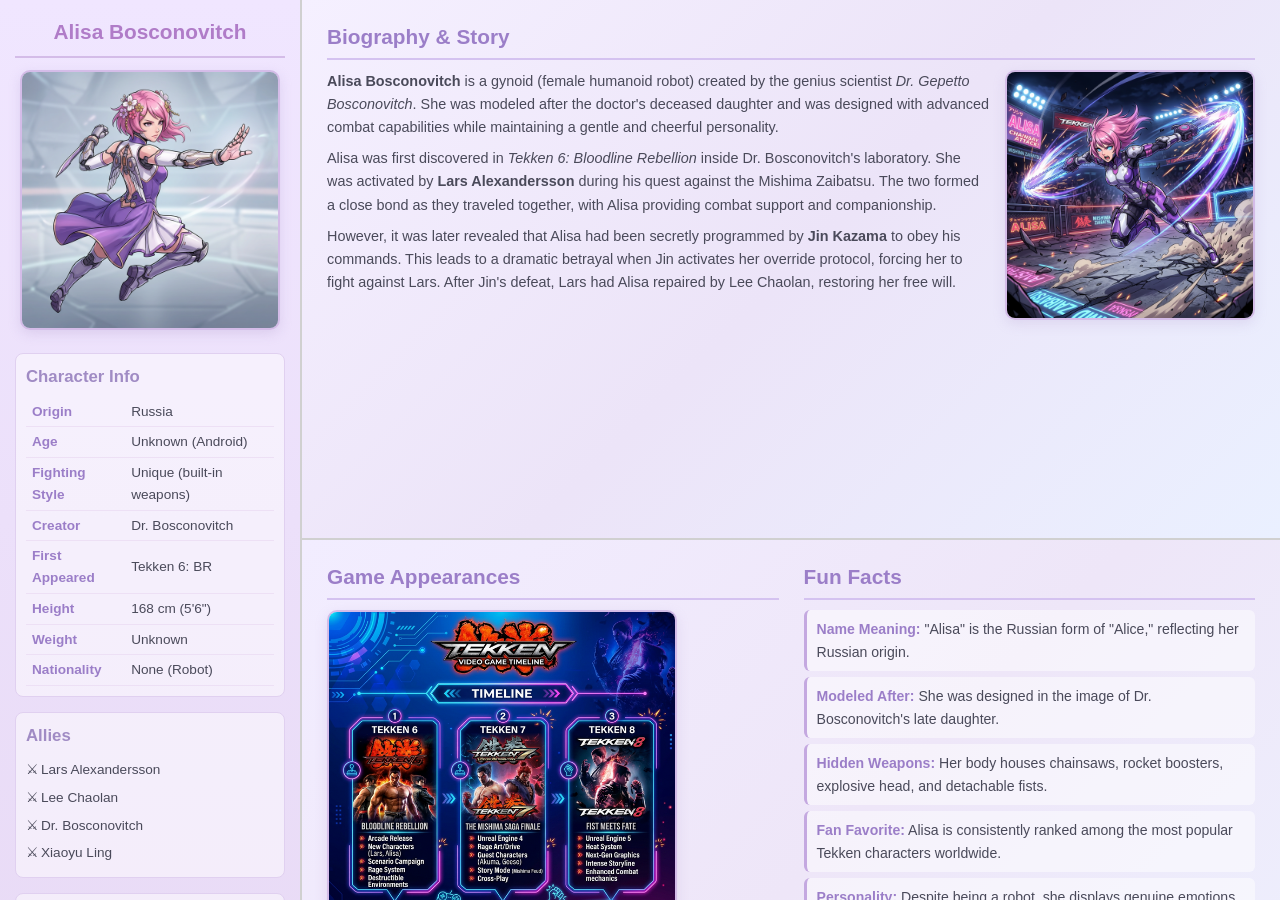
<file: index.html>
<!DOCTYPE html>
<html lang="en">

<head>
    <meta charset="UTF-8">
    <title>Alisa Bosconovitch - Tekken Character</title>
</head>
<!-- Frameset layout: left column 300px, right column fills remaining space -->
<!-- Right column splits into 60% top (page2) and 40% bottom (page3) -->
<frameset cols="300,*" border="2">
    <frame src="page1.html" name="page1" noresize>
        <frameset rows="60%,*">
            <frame src="page2.html" name="page2" noresize>
                <frame src="page3.html" name="page3" noresize>
        </frameset>
</frameset>

</html>
</file>
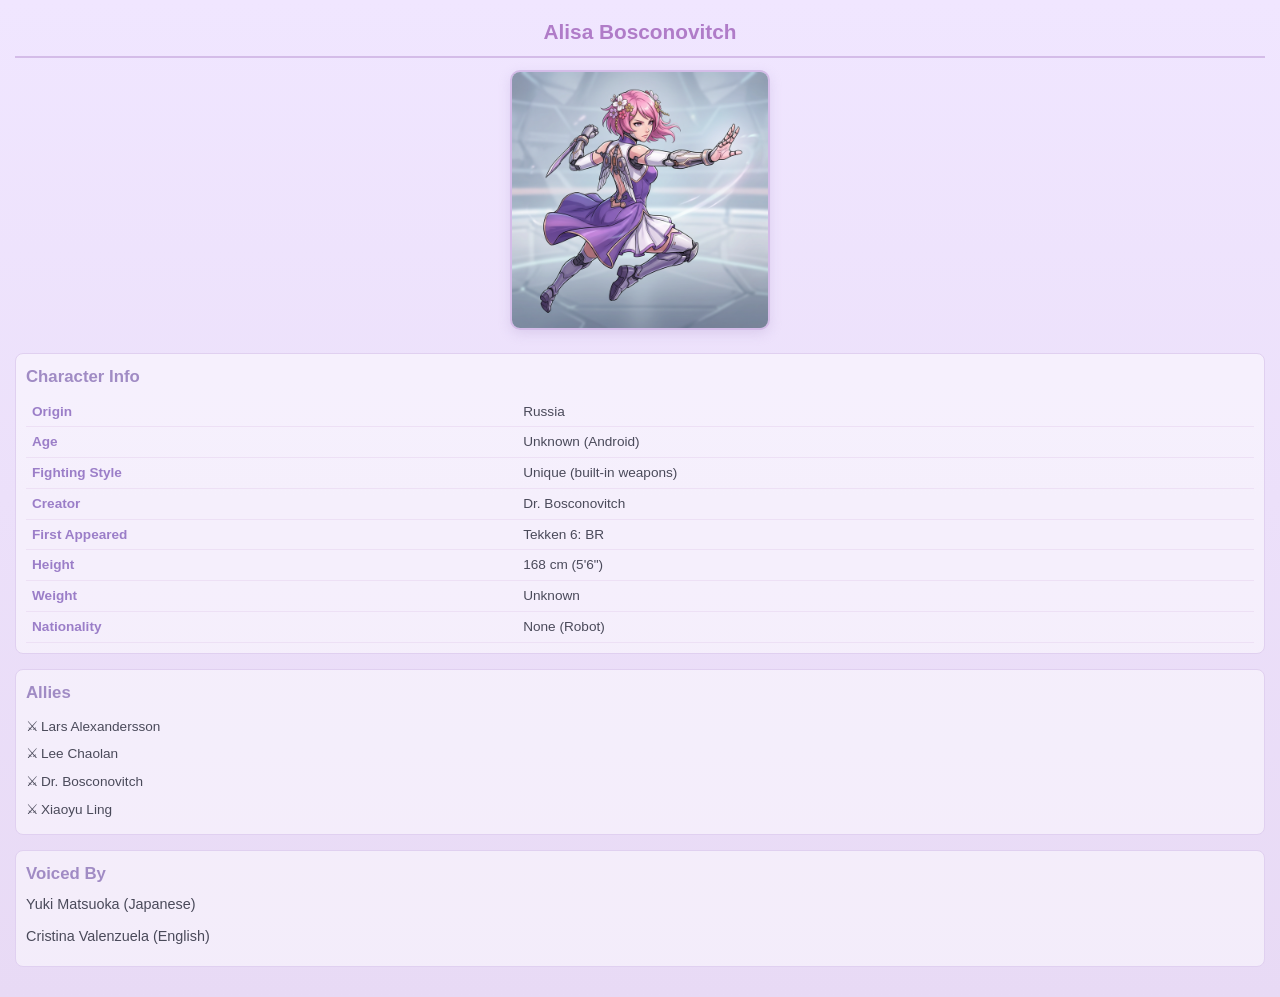
<file: page1.html>
<!DOCTYPE html>
<html lang="en">

<head>
    <meta charset="UTF-8">
    <meta name="viewport" content="width=device-width, initial-scale=1.0">
    <link rel="stylesheet" href="./style.css">
    <title>Alisa Bosconovitch - Profile</title>
</head>

<body class="page1-body">
    <!-- Character Profile Sidebar -->
    <div class="profile-card">
        <h1 class="character-name">Alisa Bosconovitch</h1>
        <img src="./alisa_profile.png" alt="Alisa Bosconovitch" class="profile-img">

        <div class="info-section">
            <h2>Character Info</h2>
            <table class="info-table">
                <tr>
                    <td class="label">Origin</td>
                    <td>Russia</td>
                </tr>
                <tr>
                    <td class="label">Age</td>
                    <td>Unknown (Android)</td>
                </tr>
                <tr>
                    <td class="label">Fighting Style</td>
                    <td>Unique (built-in weapons)</td>
                </tr>
                <tr>
                    <td class="label">Creator</td>
                    <td>Dr. Bosconovitch</td>
                </tr>
                <tr>
                    <td class="label">First Appeared</td>
                    <td>Tekken 6: BR</td>
                </tr>
                <tr>
                    <td class="label">Height</td>
                    <td>168 cm (5'6")</td>
                </tr>
                <tr>
                    <td class="label">Weight</td>
                    <td>Unknown</td>
                </tr>
                <tr>
                    <td class="label">Nationality</td>
                    <td>None (Robot)</td>
                </tr>
            </table>
        </div>

        <div class="info-section">
            <h2>Allies</h2>
            <ul class="allies-list">
                <li>Lars Alexandersson</li>
                <li>Lee Chaolan</li>
                <li>Dr. Bosconovitch</li>
                <li>Xiaoyu Ling</li>
            </ul>
        </div>

        <div class="info-section">
            <h2>Voiced By</h2>
            <p>Yuki Matsuoka (Japanese)</p>
            <p>Cristina Valenzuela (English)</p>
        </div>
    </div>
</body>

</html>
</file>
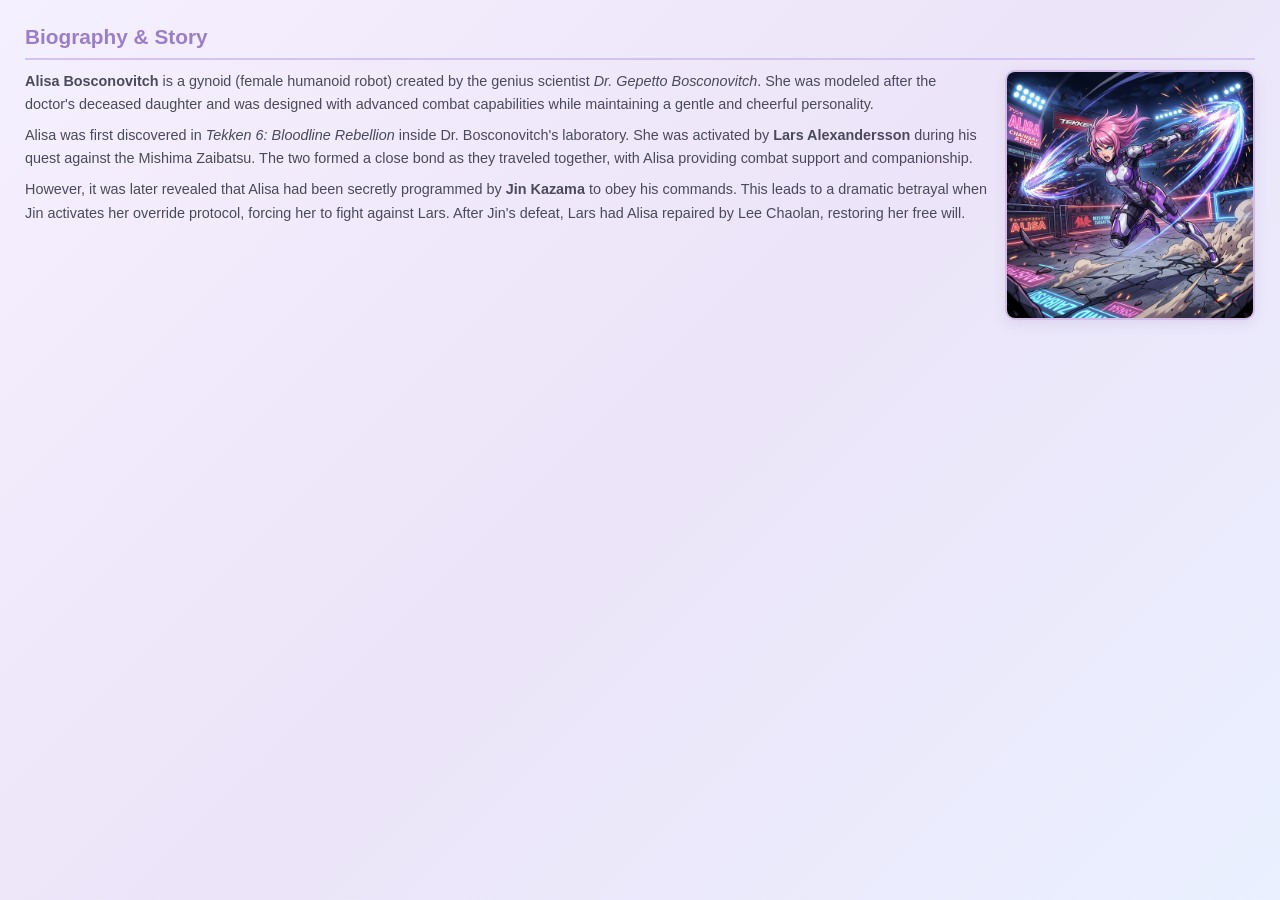
<file: page2.html>
<!DOCTYPE html>
<html lang="en">

<head>
    <meta charset="UTF-8">
    <meta name="viewport" content="width=device-width, initial-scale=1.0">
    <link rel="stylesheet" href="./style.css">
    <title>Alisa - Biography & Abilities</title>
</head>

<body class="page2-body">
    <div class="content-area">
        <!-- Biography Section -->
        <h1>Biography & Story</h1>
        <div class="bio-section">
            <img src="./alisa_combat.png" alt="Alisa in Combat" class="combat-img">
            <p>
                <strong>Alisa Bosconovitch</strong> is a gynoid (female humanoid robot) created by the genius scientist
                <em>Dr. Gepetto Bosconovitch</em>. She was modeled after the doctor's deceased daughter and
                was designed with advanced combat capabilities while maintaining a gentle and cheerful personality.
            </p>
            <p>
                Alisa was first discovered in <em>Tekken 6: Bloodline Rebellion</em> inside Dr. Bosconovitch's
                laboratory.
                She was activated by <strong>Lars Alexandersson</strong> during his quest against the Mishima Zaibatsu.
                The two formed a close bond as they traveled together, with Alisa providing combat support and
                companionship.
            </p>
            <p>
                However, it was later revealed that Alisa had been secretly programmed by <strong>Jin Kazama</strong> to
                obey his commands.
                This leads to a dramatic betrayal when Jin activates her override protocol, forcing her to fight against
                Lars.
                After Jin's defeat, Lars had Alisa repaired by Lee Chaolan, restoring her free will.
            </p>
        </div>

        <!-- Signature Moves Section -->
        <!--<h1>Signature Moves & Abilities</h1>
        <div class="moves-section">
            <table class="moves-table">
                <thead>
                    <tr>
                        <th>Move Name</th>
                        <th>Type</th>
                        <th>Description</th>
                    </tr>
                </thead>
                <tbody>
                    <tr>
                        <td><strong>Chainsaw Blitz</strong></td>
                        <td>Offensive</td>
                        <td>Alisa activates chainsaws hidden in her arms for devastating close-range attacks.</td>
                    </tr>
                    <tr>
                        <td><strong>Dual Boot</strong></td>
                        <td>Stance</td>
                        <td>A unique stance that allows access to powerful chainsaw-based combos.</td>
                    </tr>
                    <tr>
                        <td><strong>Rocket Punch</strong></td>
                        <td>Ranged</td>
                        <td>Detaches and launches her fists as projectiles toward the opponent.</td>
                    </tr>
                    <tr>
                        <td><strong>Destroy Form</strong></td>
                        <td>Transformation</td>
                        <td>Enters a powered-up state with enhanced chainsaw attacks and new move options.</td>
                    </tr>
                    <tr>
                        <td><strong>Head Bomber</strong></td>
                        <td>Explosive</td>
                        <td>Removes her own head and uses it as an explosive projectile.</td>
                    </tr>
                    <tr>
                        <td><strong>Boot</strong></td>
                        <td>Movement</td>
                        <td>Activates rocket thrusters on her back to fly across the stage quickly.</td>
                    </tr>
                </tbody>
            </table>
        </div>-->
    </div>
</body>

</html>
</file>
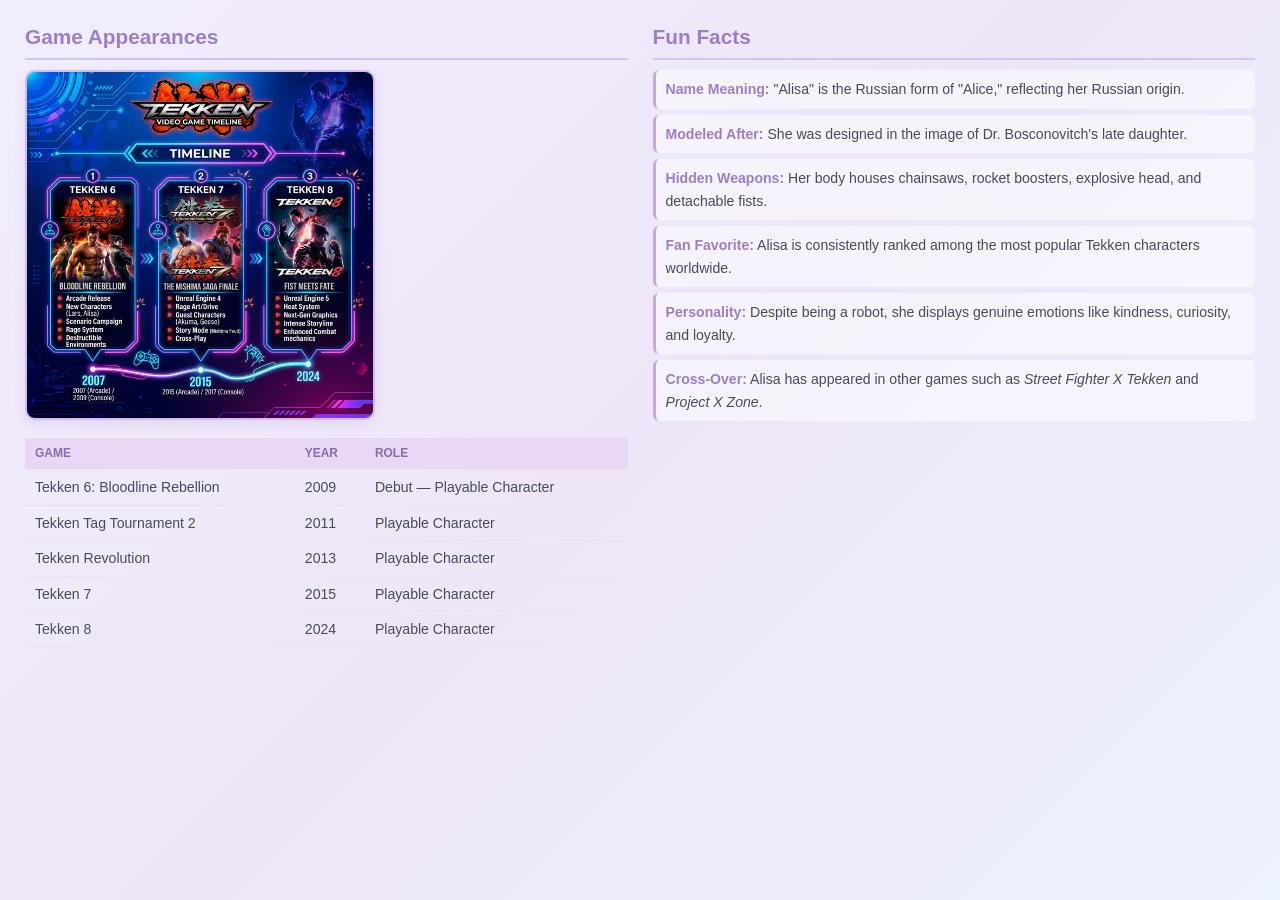
<file: page3.html>
<!DOCTYPE html>
<html lang="en">

<head>
    <meta charset="UTF-8">
    <meta name="viewport" content="width=device-width, initial-scale=1.0">
    <link rel="stylesheet" href="./style.css">
    <title>Alisa - Game Appearances & Fun Facts</title>
</head>

<body class="page3-body">
    <div class="content-area">
        <div class="page3-grid">
            <!-- Game Appearances -->
            <div class="appearances-section">
                <h1>Game Appearances</h1>
                <img src="./tekken_timeline.png" alt="Tekken Timeline" class="timeline-img">
                <table class="appearances-table">
                    <thead>
                        <tr>
                            <th>Game</th>
                            <th>Year</th>
                            <th>Role</th>
                        </tr>
                    </thead>
                    <tbody>
                        <tr>
                            <td>Tekken 6: Bloodline Rebellion</td>
                            <td>2009</td>
                            <td>Debut — Playable Character</td>
                        </tr>
                        <tr>
                            <td>Tekken Tag Tournament 2</td>
                            <td>2011</td>
                            <td>Playable Character</td>
                        </tr>
                        <tr>
                            <td>Tekken Revolution</td>
                            <td>2013</td>
                            <td>Playable Character</td>
                        </tr>
                        <tr>
                            <td>Tekken 7</td>
                            <td>2015</td>
                            <td>Playable Character</td>
                        </tr>
                        <tr>
                            <td>Tekken 8</td>
                            <td>2024</td>
                            <td>Playable Character</td>
                        </tr>
                    </tbody>
                </table>
            </div>

            <!-- Fun Facts -->
            <div class="facts-section">
                <h1>Fun Facts</h1>
                <ul class="facts-list">
                    <li><strong>Name Meaning:</strong> "Alisa" is the Russian form of "Alice," reflecting her Russian
                        origin.</li>
                    <li><strong>Modeled After:</strong> She was designed in the image of Dr. Bosconovitch's late
                        daughter.</li>
                    <li><strong>Hidden Weapons:</strong> Her body houses chainsaws, rocket boosters, explosive head, and
                        detachable fists.</li>
                    <li><strong>Fan Favorite:</strong> Alisa is consistently ranked among the most popular Tekken
                        characters worldwide.</li>
                    <li><strong>Personality:</strong> Despite being a robot, she displays genuine emotions like
                        kindness, curiosity, and loyalty.</li>
                    <li><strong>Cross-Over:</strong> Alisa has appeared in other games such as <em>Street Fighter X
                            Tekken</em> and <em>Project X Zone</em>.</li>
                </ul>
            </div>
        </div>
    </div>
</body>

</html>
</file>
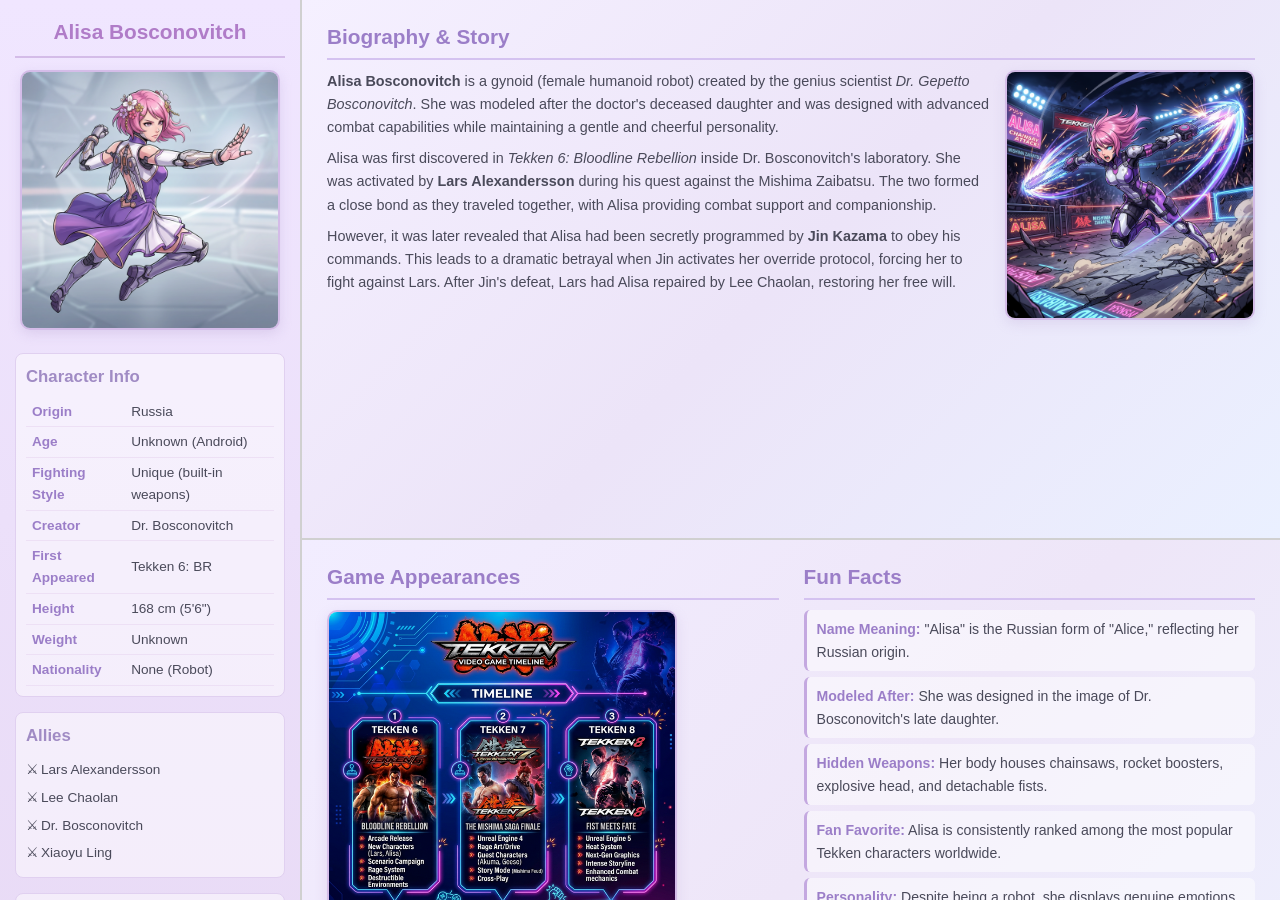
<file: pageFrame.html>
<!DOCTYPE html>
<html lang="en">

<head>
    <meta charset="UTF-8">
    <title>Alisa Bosconovitch - Tekken Character</title>
</head>
<!-- Frameset layout: left column 300px, right column fills remaining space -->
<!-- Right column splits into 60% top (page2) and 40% bottom (page3) -->
<frameset cols="300,*" border="2">
    <frame src="page1.html" name="page1" noresize>
        <frameset rows="60%,*">
            <frame src="page2.html" name="page2" noresize>
                <frame src="page3.html" name="page3" noresize>
        </frameset>
</frameset>

</html>
</file>
<file: style.css>
/* ===========================
   GLOBAL RESET & BASE STYLES
   =========================== */
* {
    margin: 0;
    padding: 0;
    box-sizing: border-box;
}

body {
    font-family: 'Segoe UI', Tahoma, Geneva, Verdana, sans-serif;
    color: #4a4a5a;
    line-height: 1.6;
}

h1 {
    font-size: 1.3em;
    margin-bottom: 10px;
    color: #9b7ec8;
    border-bottom: 2px solid #d4c2f0;
    padding-bottom: 5px;
}

h2 {
    font-size: 1.05em;
    color: #a08bc4;
    margin-bottom: 6px;
}

p {
    margin-bottom: 8px;
    font-size: 0.9em;
}

a {
    color: #8a9ad6;
    text-decoration: none;
}

/* ===========================
   PAGE 1 — Character Profile Sidebar
   =========================== */
.page1-body {
    background: linear-gradient(180deg, #f0e6ff, #e8daf5);
    min-height: 100vh;
    padding: 15px;
}

.profile-card {
    text-align: center;
}

.character-name {
    font-size: 1.3em;
    color: #b07cc8;
    text-align: center;
    border-bottom: 2px solid #d4bce8;
    padding-bottom: 8px;
    margin-bottom: 12px;
}

.profile-img {
    width: 100%;
    max-width: 260px;
    border-radius: 10px;
    border: 2px solid #d4bce8;
    margin-bottom: 15px;
    box-shadow: 0 4px 12px rgba(180, 160, 210, 0.3);
}

.info-section {
    text-align: left;
    margin-bottom: 15px;
    background: rgba(255, 255, 255, 0.5);
    border-radius: 8px;
    padding: 10px;
    border: 1px solid #e0d0f0;
}

.info-table {
    width: 100%;
    border-collapse: collapse;
    font-size: 0.85em;
}

.info-table td {
    padding: 4px 6px;
    border-bottom: 1px solid #ede0f5;
}

.info-table .label {
    font-weight: bold;
    color: #9b7ec8;
    width: 40%;
}

.allies-list {
    list-style: none;
    padding-left: 0;
    font-size: 0.85em;
}

.allies-list li {
    padding: 3px 0;
    padding-left: 15px;
    position: relative;
}

.allies-list li::before {
    content: "⚔";
    position: absolute;
    left: 0;
}

/* ===========================
   PAGE 2 — Biography & Moves
   =========================== */
.page2-body {
    background: linear-gradient(135deg, #f5f0ff, #ece4f8, #eaf0ff);
    min-height: 100vh;
    padding: 20px 25px;
}

.content-area h1 {
    margin-top: 15px;
}

.content-area h1:first-child {
    margin-top: 0;
}

.bio-section {
    margin-bottom: 15px;
}

.combat-img {
    float: right;
    width: 250px;
    border-radius: 10px;
    margin: 0 0 10px 15px;
    border: 2px solid #d4bce8;
    box-shadow: 0 4px 12px rgba(180, 160, 210, 0.25);
}

.moves-table {
    width: 100%;
    border-collapse: collapse;
    font-size: 0.88em;
    margin-top: 8px;
}

.moves-table thead {
    background: #e8d8f5;
}

.moves-table th,
.moves-table td {
    padding: 8px 10px;
    text-align: left;
    border-bottom: 1px solid #ede0f5;
}

.moves-table th {
    color: #8b6aad;
    font-weight: bold;
    text-transform: uppercase;
    font-size: 0.85em;
}

.moves-table tbody tr:hover {
    background: #f3ecfa;
}

/* ===========================
   PAGE 3 — Game Appearances & Fun Facts
   =========================== */
.page3-body {
    background: linear-gradient(135deg, #f2edff, #eee6f8, #edf2ff);
    min-height: 100vh;
    padding: 20px 25px;
}

.page3-grid {
    display: flex;
    gap: 25px;
}

.appearances-section {
    flex: 1;
}

.facts-section {
    flex: 1;
}

.timeline-img {
    width: 100%;
    max-width: 350px;
    border-radius: 10px;
    margin-bottom: 10px;
    border: 2px solid #d4bce8;
    box-shadow: 0 4px 12px rgba(180, 160, 210, 0.25);
}

.appearances-table {
    width: 100%;
    border-collapse: collapse;
    font-size: 0.88em;
}

.appearances-table thead {
    background: #e8d8f5;
}

.appearances-table th,
.appearances-table td {
    padding: 6px 10px;
    text-align: left;
    border-bottom: 1px solid #ede0f5;
}

.appearances-table th {
    color: #8b6aad;
    font-weight: bold;
    text-transform: uppercase;
    font-size: 0.85em;
}

.appearances-table tbody tr:hover {
    background: #f3ecfa;
}

.facts-list {
    list-style: none;
    padding: 0;
    font-size: 0.88em;
}

.facts-list li {
    padding: 8px 10px;
    margin-bottom: 6px;
    background: rgba(255, 255, 255, 0.5);
    border-radius: 6px;
    border-left: 3px solid #c4a8e0;
}

.facts-list li strong {
    color: #9b7ec8;
}
</file>
